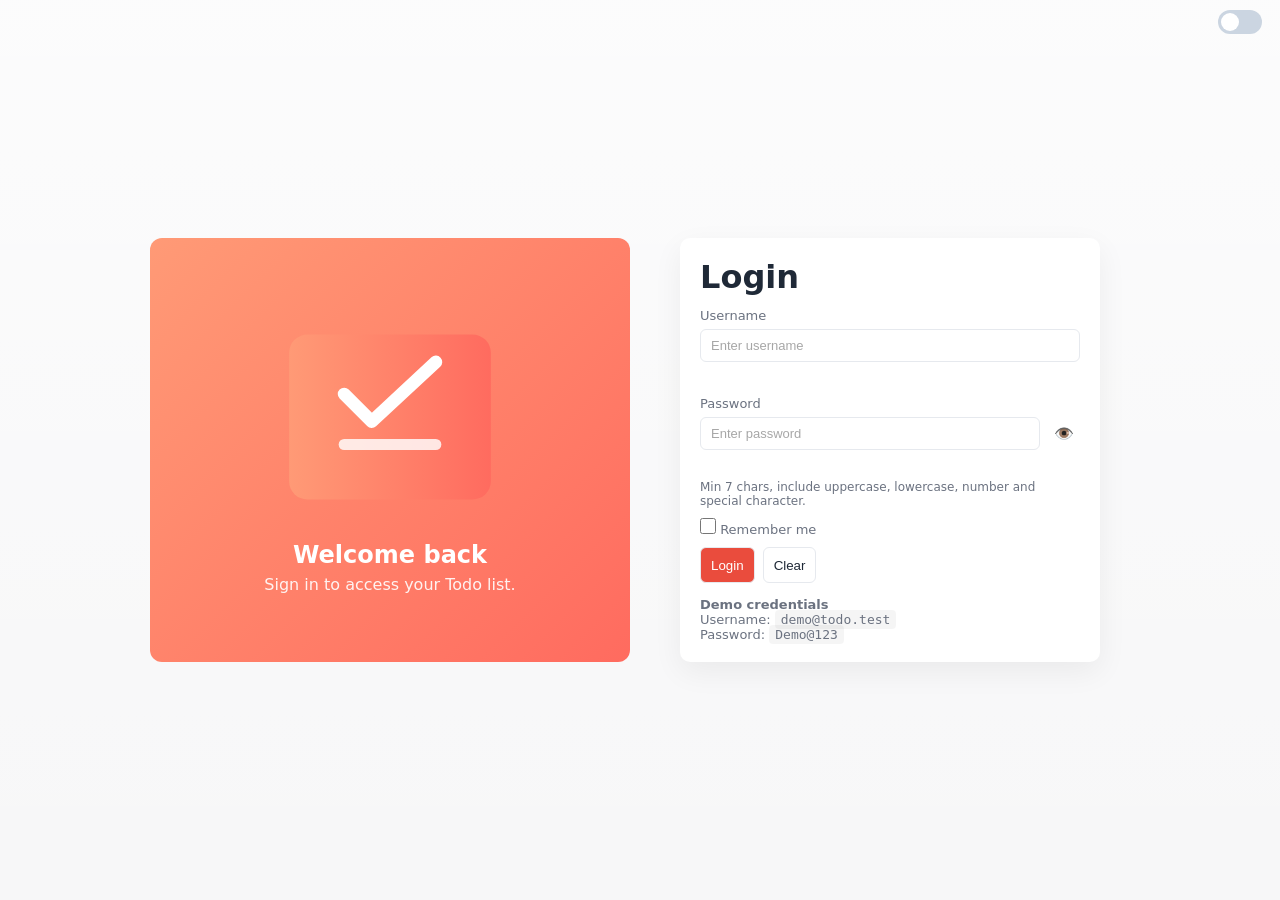
<file: index.html>
<!doctype html>
<html lang="en">
<head>
  <meta charset="utf-8" />
  <meta name="viewport" content="width=device-width,initial-scale=1" />
  <title>Todo App</title>
  <link rel="stylesheet" href="style.css" />
</head>
<body>
  <div class="app">
    <header class="app-header">
      <h1>Todo List</h1>
      <div class="header-controls">
        <label class="theme-toggle" title="Toggle dark / light">
          <input id="themeToggle" type="checkbox" />
          <span class="slider"></span>
        </label>
        <div class="tabs">
          <button id="tabActive" class="tab active">Active</button>
          <button id="tabArchive" class="tab">Archive</button>
        </div>
        <button id="logoutBtn" class="btn" title="Logout">Logout</button>
      </div>
    </header>

    <main class="main">
      <aside class="sidebar">
        <form id="taskForm" class="task-form">
          <h2 id="formTitle">New Task</h2>
          <div class="field">
            <label>Title <span class="req">*</span></label>
            <input id="title" type="text" maxlength="100" required />
            <div class="error" id="errTitle"></div>
          </div>

          <div class="field">
            <label>Description</label>
            <textarea id="description" maxlength="1000" rows="3"></textarea>
            <div class="error" id="errDesc"></div>
          </div>

          <div class="field">
            <label>Due Date <span class="req">*</span></label>
            <input id="dueDate" type="datetime-local" required />
            <div class="error" id="errDue"></div>
          </div>

          <div class="field">
            <label>Status</label>
            <select id="status">
              <option value="TODO">TODO</option>
              <option value="In Progress">In Progress</option>
              <option value="Completed">Completed</option>
            </select>
          </div>

          <div class="form-actions">
            <button id="saveBtn" type="submit" class="btn primary">Add Task</button>
            <button id="resetBtn" type="button" class="btn">Reset</button>
          </div>
        </form>

        <div class="filters">
          <h3>Filters</h3>
          <div class="field">
            <label>Status</label>
            <select id="filterStatus">
              <option value="ALL">All</option>
              <option value="TODO">TODO</option>
              <option value="In Progress">In Progress</option>
              <option value="Completed">Completed</option>
            </select>
          </div>
          <div class="field">
            <label>Filter Date</label>
            <input id="filterDate" type="date" />
          </div>
          <!-- Group-by-date removed per design update -->
          <div class="field export">
            <label>Export</label>
            <select id="exportFormat">
              <option value="json">JSON</option>
              <option value="csv">CSV</option>
            </select>
            <button id="exportBtn" class="btn">Download</button>
          </div>
        </div>
      </aside>

      <section class="content">
        <div id="listContainer" class="list-container"></div>
        <div id="emptyState" class="empty">No tasks yet — add one from the left.</div>
      </section>
    </main>

    <footer class="app-footer">Built with HTML, CSS &amp; Vanilla JS • LocalStorage</footer>
  </div>

  <!-- Edit Panel (separate from creation form) -->
  <aside id="editPanel" class="edit-panel hidden" aria-hidden="true">
    <form id="editForm" class="task-form edit-form">
      <h2>Edit Task</h2>
      <div class="field">
        <label>Title <span class="req">*</span></label>
        <input id="editTitle" type="text" maxlength="100" required />
        <div class="error" id="errEditTitle"></div>
      </div>

      <div class="field">
        <label>Description</label>
        <textarea id="editDescription" maxlength="1000" rows="3"></textarea>
        <div class="error" id="errEditDesc"></div>
      </div>

      <div class="field">
        <label>Due Date <span class="req">*</span></label>
        <input id="editDueDate" type="datetime-local" required />
        <div class="error" id="errEditDue"></div>
      </div>

      <div class="field">
        <label>Created Date</label>
        <input id="editCreatedAt" type="datetime-local" />
      </div>

      <div class="field">
        <label>Status</label>
        <select id="editStatus">
          <option value="TODO">TODO</option>
          <option value="In Progress">In Progress</option>
          <option value="Completed">Completed</option>
        </select>
      </div>/

      <div class="form-actions">
        <button id="editSaveBtn" type="submit" class="btn primary">Save</button>
        <button id="editDiscardBtn" type="button" class="btn">Discard</button>
      </div>
    </form>
  </aside>
  <script src="script.js"></script>
  <div id="toastContainer" class="toast-container" aria-live="polite"></div>

  <!-- Themed confirmation dialog (used for delete / archive confirmations) -->
  <div id="confirmDialog" class="confirm-dialog hidden" aria-hidden="true" role="dialog" aria-modal="true">
    <div class="confirm-backdrop" id="confirmBackdrop"></div>
    <div class="confirm-panel" role="document" aria-labelledby="confirmTitle">
      <h3 id="confirmTitle">Confirm</h3>
      <p id="confirmMessage">Are you sure?</p>
      <div class="confirm-actions">
        <button id="confirmCancel" class="btn">Cancel</button>
        <button id="confirmOk" class="btn primary">Confirm</button>
      </div>
    </div>
  </div>
</body>
</html>
</file>
<file: style.css>
:root{
  --bg: #f7f7f8;
  --card: #ffffff;
  --text: #1f2937;
  --muted: #6b7280;
  --accent: #ea4c3d; /* Todoist red */
  --danger: #dc2626;
  --success: #16a34a;
  --input-border: #e6e9ee;
  --input-bg: rgba(255,255,255,0.96);
}

[data-theme="dark"]{
  --bg: #07121a;
  --card: #071826;
  --text: #e6eef8;
  --muted: #9aa6b2;
  --accent: #ff6b5f;
  --input-border: #123041;
  --input-bg: rgba(255,255,255,0.02);
}

*{box-sizing:border-box}
body{margin:0;font-family:Inter,ui-sans-serif,system-ui,Segoe UI,Roboto,'Helvetica Neue',Arial;background:var(--bg);color:var(--text);-webkit-font-smoothing:antialiased}
.app{max-width:1180px;margin:18px auto;display:flex;flex-direction:column;min-height:84vh;border-radius:8px;background:transparent}
.app-header{display:flex;justify-content:space-between;align-items:center;padding:12px 20px;border-bottom:1px solid var(--input-border);background:transparent}
.header-controls{display:flex;align-items:center;gap:12px}
.tabs .tab{background:transparent;border:0;padding:8px 12px;border-radius:8px;color:var(--muted);cursor:pointer;font-weight:600;font-size:13px}
.tabs .tab.active{background:rgba(234,76,61,0.06);color:var(--accent)}

.main{display:grid;grid-template-columns:260px 1fr;gap:18px;padding:10px 20px 24px}
.sidebar{background:transparent;padding-right:6px}
.content{background:transparent}

.task-form{background:var(--card);padding:14px;border-radius:8px;box-shadow:0 6px 18px rgba(2,6,23,0.04)}
.task-form h2{margin:0 0 10px;font-size:15px}
.field{margin-bottom:10px}
.field label{display:block;font-size:13px;color:var(--muted);margin-bottom:6px}
.field input,.field textarea,.field select{width:100%;padding:8px 10px;border-radius:6px;border:1px solid var(--input-border);background:var(--input-bg);color:var(--text);font-size:13px}
.field textarea{resize:vertical}
.form-actions{display:flex;gap:8px}
.btn{padding:8px 10px;border-radius:6px;border:1px solid var(--input-border);background:var(--input-bg);color:var(--text);cursor:pointer}
.btn.primary{background:var(--accent);color:#fff}

/* Ensure buttons are visible in dark theme */
[data-theme="dark"] .btn{background:rgba(255,255,255,0.04);border:1px solid rgba(255,255,255,0.06);color:var(--text)}

/* Export control layout - prevent overlap of select + button */
.field.export{display:flex;align-items:center;gap:8px}
.field.export > select{width:calc(100% - 110px)}
.field.export > button{width:110px}
.filters{margin-top:16px}
.list-container{display:flex;flex-direction:column;gap:12px}
.group{background:transparent}
.group h3{margin:0 0 8px;padding:6px 8px;color:var(--muted)}
.task-card{background:var(--card);padding:12px;border-radius:8px;display:flex;justify-content:space-between;align-items:flex-start;gap:12px;box-shadow:0 4px 14px rgba(2,6,23,0.06);transform-origin:top;transition:all .18s ease}
.task-card.enter{animation:pop .16s ease}
.task-card .left{flex:1}
.task-card h4{margin:0 0 6px;font-size:15px;word-break:break-word}
.task-card p{margin:0 0 6px;color:var(--muted);font-size:13px;word-break:break-word}
.meta{font-size:12px;color:var(--muted)}
.actions{display:flex;gap:6px;flex-wrap:wrap}
.icon-btn{background:transparent;border:0;padding:6px;border-radius:6px;cursor:pointer;color:var(--muted);font-weight:600}
.archived{opacity:.6}
.completed{border-left:4px solid var(--success);} 
.req{color:var(--danger)}
.error{color:var(--danger);font-size:12px;height:16px}
.empty{padding:36px;text-align:center;color:var(--muted)}

/* empty placeholder used when filters produce no matches */
.empty .placeholder{display:flex;flex-direction:column;align-items:center;gap:10px;color:var(--muted)}
.empty .placeholder svg{opacity:0.9;color:var(--muted)}
.empty .placeholder div{font-size:14px}

/* improve mobile touch targets */
.btn, .icon-btn{min-height:36px}

/* ensure readable placeholders */
.field input::placeholder, .field textarea::placeholder{color:rgba(0,0,0,0.35)}
[data-theme="dark"] .field input::placeholder, [data-theme="dark"] .field textarea::placeholder{color:rgba(255,255,255,0.35)}
.app-footer{text-align:center;padding:12px;color:var(--muted);font-size:13px}

/* theme toggle */
.theme-toggle{position:relative;display:inline-block;width:44px;height:24px}
.theme-toggle input{display:none}
.theme-toggle .slider{position:absolute;cursor:pointer;top:0;left:0;right:0;bottom:0;background:#cbd5e1;border-radius:24px}
.theme-toggle .slider:after{content:'';position:absolute;height:18px;width:18px;border-radius:50%;left:3px;top:3px;background:white;transition:transform .2s}
.theme-toggle input:checked + .slider{background:var(--accent)}
.theme-toggle input:checked + .slider:after{transform:translateX(20px)}

@keyframes pop{0%{transform:scale(.98);opacity:0}100%{transform:scale(1);opacity:1}}

/* responsive */
@media (max-width:900px){
  .main{grid-template-columns:1fr;}
  .sidebar{order:2}
  .content{order:1}
}

/* Edit panel (slide-over) */
.edit-panel{position:fixed;right:20px;top:72px;width:360px;max-width:92vw;height:calc(100vh - 140px);background:var(--card);box-shadow:0 18px 50px rgba(2,6,23,0.22);border-radius:12px;padding:12px;z-index:60;overflow:auto;transition:transform .22s ease,opacity .18s ease}
.edit-panel.hidden{transform:translateX(10px) scale(.995);opacity:0;pointer-events:none}
.edit-panel:not(.hidden){transform:translateX(0);opacity:1;pointer-events:auto}
.edit-form h2{margin-top:0}

@media (max-width:900px){
  .edit-panel{right:8px;left:8px;top:70px;width:auto;height:auto;max-height:70vh}
}

/* Login page styles */
.login-page{min-height:100vh;display:flex;align-items:center;justify-content:center;padding:20px;background:linear-gradient(180deg,rgba(255,255,255,0.6),transparent)}
.login-container{width:100%;max-width:980px;display:grid;grid-template-columns:1fr 1fr;background:transparent;gap:20px;align-items:stretch}
.visual{display:flex;align-items:center;justify-content:center;background:linear-gradient(135deg,#ff9a76,#ff6b5f);border-radius:12px;padding:28px;color:#fff}
.visual-inner{text-align:center}
.visual-inner svg{display:block;margin:0 auto 14px}
.visual-inner h2{margin:0 0 6px}
.visual-inner p{margin:0;color:rgba(255,255,255,0.9)}
.form-wrap{display:flex;align-items:center;justify-content:center}
.login-form{width:100%;max-width:420px;background:var(--card);padding:20px;border-radius:10px;box-shadow:0 10px 30px rgba(2,6,23,0.06)}
.login-form h1{margin:0 0 12px}
.pw-wrap{display:flex;align-items:center;gap:8px}
.pw-wrap input{flex:1}
.eye{background:transparent;border:0;cursor:pointer;font-size:16px;padding:6px}

/* Remember-me checkbox and label styling */
.remember{margin-top:8px}
.remember-label{display:inline-flex;align-items:center;gap:8px;font-size:14px;color:var(--text);cursor:pointer}
.remember-label input[type="checkbox"]{width:16px;height:16px;margin:0;padding:0;accent-color:var(--accent)}
[data-theme="dark"] .remember-label{color:var(--text)}
.pw-help{font-size:12px;color:var(--muted);margin-top:6px}
.demo-creds{margin-top:14px;font-size:13px;color:var(--muted)}
.demo-creds .mono{font-family:monospace;background:rgba(0,0,0,0.04);padding:2px 6px;border-radius:4px}
.login-form .error{height:18px;margin-top:6px}

/* Button hover: slightly darker accent */
.btn.primary:hover{background:#d94936}
.btn:hover{filter:brightness(.96)}

@media (max-width:900px){
  .login-container{grid-template-columns:1fr;gap:12px}
  .visual{padding:20px}
  .field.export > select, .field.export > button{width:100%}
}

/* Dark-theme tweaks for login visibility */
[data-theme="dark"] .visual{background:linear-gradient(135deg,#0b2b3a,#0f3b4a)}
[data-theme="dark"] .demo-creds .mono{background:rgba(255,255,255,0.06);color:var(--text)}
.eye{color:var(--text)}

/* Toast notifications */
.toast-container{position:fixed;right:20px;bottom:20px;display:flex;flex-direction:column;gap:10px;z-index:2000}
.toast{min-width:220px;max-width:380px;padding:10px 14px;border-radius:10px;color:#fff;box-shadow:0 8px 30px rgba(2,6,23,0.22);display:flex;align-items:center;gap:10px;font-weight:600;animation:toastIn .14s ease}
.toast.success{background:var(--success)}
.toast.error{background:var(--danger)}
.toast.info{background:var(--accent)}
.toast.hide{opacity:0;transform:translateY(8px);transition:all .18s ease}
@keyframes toastIn{0%{transform:translateY(8px);opacity:0}100%{transform:translateY(0);opacity:1}}

/* Confirmation dialog */
.confirm-dialog{position:fixed;inset:0;display:flex;align-items:center;justify-content:center;z-index:2200}
.confirm-dialog.hidden{display:none}
.confirm-backdrop{position:absolute;inset:0;background:rgba(2,6,23,0.45);backdrop-filter:blur(2px)}
.confirm-panel{position:relative;z-index:2;background:var(--card);color:var(--text);padding:18px;border-radius:10px;max-width:420px;width:92%;box-shadow:0 18px 40px rgba(2,6,23,0.24);border:1px solid var(--input-border)}
.confirm-panel h3{margin:0 0 8px;font-size:16px}
.confirm-panel p{margin:0 0 14px;color:var(--muted)}
.confirm-actions{display:flex;justify-content:flex-end;gap:8px}
.confirm-actions .btn{min-width:90px}

/* Dark theme adjustments */
[data-theme="dark"] .confirm-backdrop{background:rgba(0,0,0,0.6)}
[data-theme="dark"] .confirm-panel{box-shadow:0 18px 40px rgba(0,0,0,0.6);border:1px solid rgba(255,255,255,0.04)}
</file>
